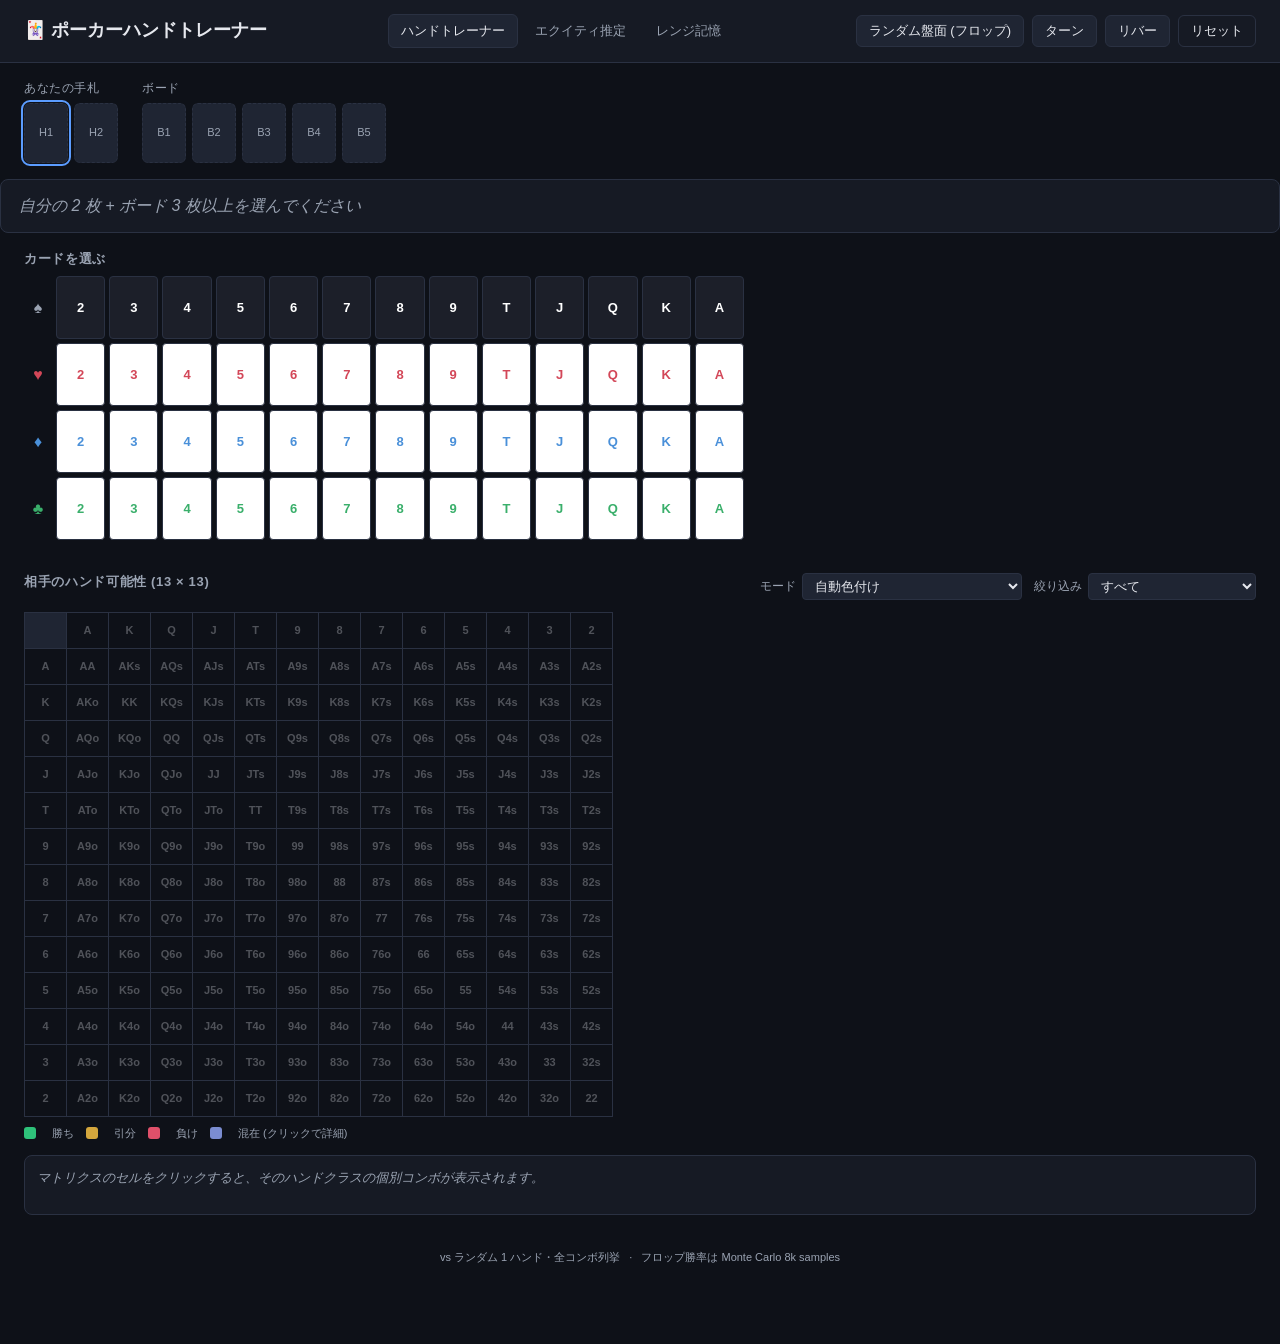
<file: index.html>
<!doctype html>
<html lang="ja">
  <head>
    <meta charset="utf-8" />
    <meta name="viewport" content="width=device-width, initial-scale=1" />
    <title>Poker Hand Trainer</title>
    <link rel="stylesheet" href="styles.css" />
  </head>
  <body>
    <header>
      <h1>🃏 ポーカーハンドトレーナー</h1>
      <nav class="nav">
        <a href="index.html" class="active">ハンドトレーナー</a>
        <a href="quiz.html">エクイティ推定</a>
        <a href="drill.html">レンジ記憶</a>
      </nav>
      <div class="actions">
        <button id="btn-random-flop">ランダム盤面 (フロップ)</button>
        <button id="btn-random-turn">ターン</button>
        <button id="btn-random-river">リバー</button>
        <button id="btn-reset" class="ghost">リセット</button>
      </div>
    </header>

    <section class="board-row">
      <div class="slot-group">
        <div class="slot-label">あなたの手札</div>
        <div class="slots" id="hero-slots"></div>
      </div>
      <div class="slot-group board">
        <div class="slot-label">ボード</div>
        <div class="slots" id="board-slots"></div>
      </div>
    </section>

    <section class="stats" id="stats">
      <div class="stats-empty">カードを 2 + 3 枚以上選んでください</div>
    </section>

    <section class="picker">
      <div class="section-title">カードを選ぶ</div>
      <div id="card-picker"></div>
    </section>

    <section class="matrix-section">
      <div class="section-header">
        <div class="section-title">相手のハンド可能性 (13 × 13)</div>
        <div class="controls">
          <label>
            モード
            <select id="mode-select">
              <option value="auto">自動色付け</option>
              <option value="mark">自分でマーク (クリックで開示)</option>
            </select>
          </label>
          <label>
            絞り込み
            <select id="filter-select">
              <option value="all">すべて</option>
              <option value="win">自分が勝つコンボ</option>
              <option value="lose">自分が負けるコンボ</option>
              <option value="tie">引分</option>
              <option value="cat-8">ストレートフラッシュ</option>
              <option value="cat-7">フォーカード</option>
              <option value="cat-6">フルハウス</option>
              <option value="cat-5">フラッシュ</option>
              <option value="cat-4">ストレート</option>
              <option value="cat-3">スリーカード</option>
              <option value="cat-2">ツーペア</option>
              <option value="cat-1">ワンペア</option>
              <option value="cat-0">ハイカード</option>
            </select>
          </label>
        </div>
      </div>

      <div class="matrix-wrap">
        <table id="matrix"></table>
        <div class="legend">
          <span class="lg lg-win"></span> 勝ち
          <span class="lg lg-tie"></span> 引分
          <span class="lg lg-lose"></span> 負け
          <span class="lg lg-mixed"></span> 混在 (クリックで詳細)
        </div>
      </div>

      <div class="combo-detail" id="combo-detail">
        <div class="hint">マトリクスのセルをクリックすると、そのハンドクラスの個別コンボが表示されます。</div>
      </div>
    </section>

    <footer>
      <span>vs ランダム 1 ハンド・全コンボ列挙</span>
      <span class="dot">·</span>
      <span>フロップ勝率は Monte Carlo 8k samples</span>
    </footer>

    <script type="module" src="src/app.js"></script>
  </body>
</html>
</file>
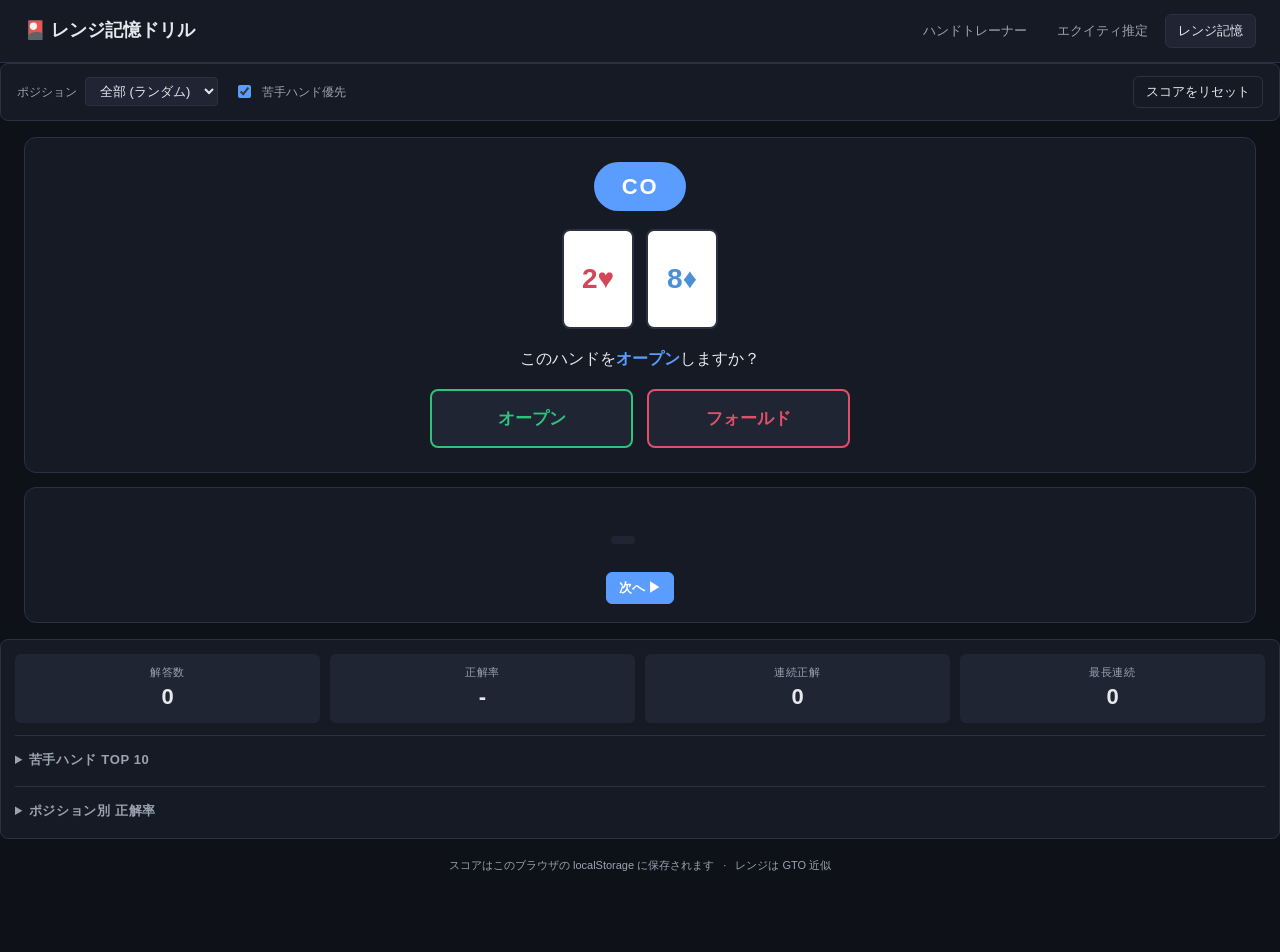
<file: drill.html>
<!doctype html>
<html lang="ja">
  <head>
    <meta charset="utf-8" />
    <meta name="viewport" content="width=device-width, initial-scale=1" />
    <title>レンジ記憶ドリル — Poker Trainer</title>
    <link rel="stylesheet" href="styles.css" />
  </head>
  <body>
    <header>
      <h1>🎴 レンジ記憶ドリル</h1>
      <nav class="nav">
        <a href="index.html">ハンドトレーナー</a>
        <a href="quiz.html">エクイティ推定</a>
        <a href="drill.html" class="active">レンジ記憶</a>
      </nav>
    </header>

    <section class="drill-bar">
      <label>
        ポジション
        <select id="pos-select">
          <option value="ALL">全部 (ランダム)</option>
          <option value="UTG_OPEN">UTG のみ</option>
          <option value="HJ_OPEN">HJ のみ</option>
          <option value="CO_OPEN">CO のみ</option>
          <option value="BTN_OPEN">BTN のみ</option>
          <option value="SB_OPEN">SB のみ</option>
        </select>
      </label>
      <label class="weight-toggle">
        <input type="checkbox" id="weight-toggle" checked />
        苦手ハンド優先
      </label>
      <button id="btn-reset-stats" class="ghost">スコアをリセット</button>
    </section>

    <section class="drill-main">
      <div class="drill-question">
        <div class="position-badge" id="position-badge">BTN</div>
        <div class="hand-display" id="hand-display"></div>
        <div class="question-text">このハンドを<strong>オープン</strong>しますか？</div>
        <div class="drill-buttons">
          <button id="btn-open" class="drill-btn open">オープン</button>
          <button id="btn-fold" class="drill-btn fold">フォールド</button>
        </div>
      </div>

      <div class="drill-result" id="drill-result" hidden>
        <div class="result-banner" id="result-banner"></div>
        <div class="result-info">
          <div class="hand-class-label">
            <span id="class-display"></span>
            <span class="result-verdict" id="verdict-display"></span>
          </div>
          <div class="result-note" id="result-note"></div>
        </div>
        <table class="range-mat drill-mat" id="drill-mat"></table>
        <button id="btn-next" class="primary">次へ ▶</button>
      </div>
    </section>

    <section class="stats-panel">
      <div class="stats-grid">
        <div class="stat-cell">
          <div class="stat-lbl">解答数</div>
          <div class="stat-val" id="stat-total">0</div>
        </div>
        <div class="stat-cell">
          <div class="stat-lbl">正解率</div>
          <div class="stat-val" id="stat-acc">-</div>
        </div>
        <div class="stat-cell">
          <div class="stat-lbl">連続正解</div>
          <div class="stat-val" id="stat-streak">0</div>
        </div>
        <div class="stat-cell">
          <div class="stat-lbl">最長連続</div>
          <div class="stat-val" id="stat-best">0</div>
        </div>
      </div>

      <details class="trouble-section">
        <summary>苦手ハンド TOP 10</summary>
        <table class="trouble-table" id="trouble-table"></table>
      </details>

      <details class="position-section">
        <summary>ポジション別 正解率</summary>
        <table class="position-table" id="position-table"></table>
      </details>
    </section>

    <footer>
      <span>スコアはこのブラウザの localStorage に保存されます</span>
      <span class="dot">·</span>
      <span>レンジは GTO 近似</span>
    </footer>

    <script type="module" src="src/drill.js"></script>
  </body>
</html>
</file>
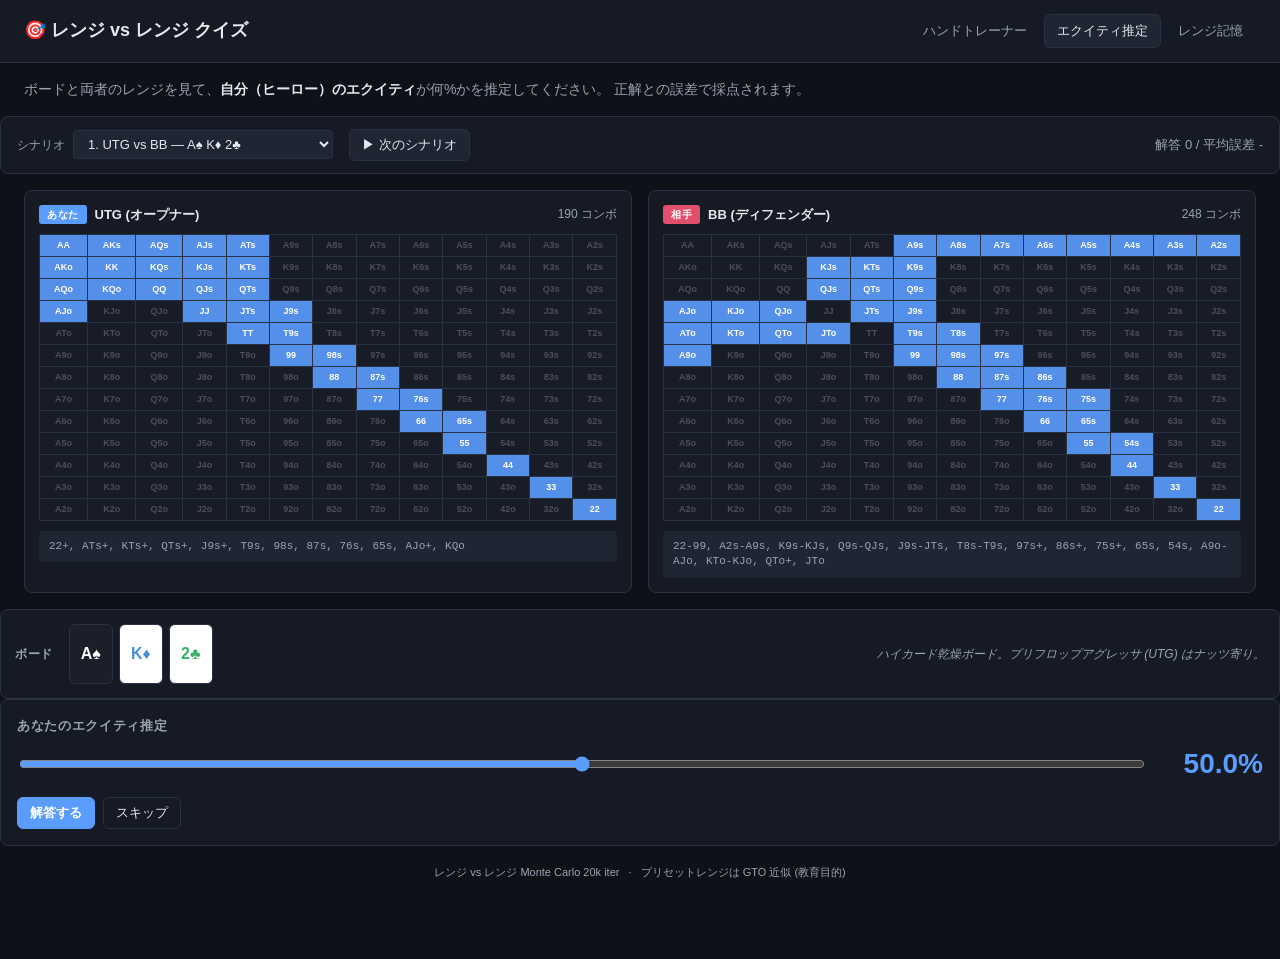
<file: quiz.html>
<!doctype html>
<html lang="ja">
  <head>
    <meta charset="utf-8" />
    <meta name="viewport" content="width=device-width, initial-scale=1" />
    <title>レンジ vs レンジ クイズ — Poker Trainer</title>
    <link rel="stylesheet" href="styles.css" />
  </head>
  <body>
    <header>
      <h1>🎯 レンジ vs レンジ クイズ</h1>
      <nav class="nav">
        <a href="index.html">ハンドトレーナー</a>
        <a href="quiz.html" class="active">エクイティ推定</a>
        <a href="drill.html">レンジ記憶</a>
      </nav>
    </header>

    <section class="quiz-intro">
      <p>
        ボードと両者のレンジを見て、<strong>自分（ヒーロー）のエクイティ</strong>が何%かを推定してください。
        正解との誤差で採点されます。
      </p>
    </section>

    <section class="scenario-bar">
      <label>
        シナリオ
        <select id="scenario-select"></select>
      </label>
      <button id="btn-next">▶ 次のシナリオ</button>
      <span class="score" id="score">解答 0 / 平均誤差 -</span>
    </section>

    <section class="quiz-main">
      <div class="quiz-card hero">
        <div class="quiz-card-header">
          <span class="role-tag hero-tag">あなた</span>
          <span id="hero-label" class="role-label"></span>
          <span id="hero-count" class="combo-count"></span>
        </div>
        <table class="range-mat" id="hero-mat"></table>
        <div class="range-notation" id="hero-notation"></div>
      </div>

      <div class="quiz-card villain">
        <div class="quiz-card-header">
          <span class="role-tag villain-tag">相手</span>
          <span id="villain-label" class="role-label"></span>
          <span id="villain-count" class="combo-count"></span>
        </div>
        <table class="range-mat" id="villain-mat"></table>
        <div class="range-notation" id="villain-notation"></div>
      </div>
    </section>

    <section class="board-display">
      <div class="board-label">ボード</div>
      <div class="board-cards" id="quiz-board"></div>
      <div class="scenario-note" id="scenario-note"></div>
    </section>

    <section class="estimate-section">
      <div class="section-title">あなたのエクイティ推定</div>
      <div class="estimate-row">
        <input type="range" id="estimate-slider" min="0" max="100" step="0.5" value="50" />
        <div class="estimate-val"><span id="estimate-display">50.0</span>%</div>
      </div>
      <div class="estimate-actions">
        <button id="btn-submit" class="primary">解答する</button>
        <button id="btn-skip" class="ghost">スキップ</button>
      </div>
    </section>

    <section class="result-section" id="result-section" hidden>
      <div class="result-grid">
        <div class="result-cell">
          <div class="result-lbl">あなたの推定</div>
          <div class="result-val" id="result-guess"></div>
        </div>
        <div class="result-cell">
          <div class="result-lbl">正解 (MC)</div>
          <div class="result-val" id="result-actual"></div>
        </div>
        <div class="result-cell">
          <div class="result-lbl">誤差</div>
          <div class="result-val" id="result-error"></div>
        </div>
        <div class="result-cell">
          <div class="result-lbl">評価</div>
          <div class="result-val" id="result-grade"></div>
        </div>
      </div>
      <div class="result-detail" id="result-detail"></div>
    </section>

    <footer>
      <span>レンジ vs レンジ Monte Carlo 20k iter</span>
      <span class="dot">·</span>
      <span>プリセットレンジは GTO 近似 (教育目的)</span>
    </footer>

    <script type="module" src="src/quiz.js"></script>
  </body>
</html>
</file>
<file: styles.css>
:root {
  --bg: #0e1118;
  --bg-2: #161a24;
  --bg-3: #1f2533;
  --border: #2a3142;
  --text: #e6e8ee;
  --text-dim: #9aa3b2;
  --accent: #5b9cff;
  --win: #2ec27a;
  --tie: #d4a73d;
  --lose: #e0506a;
  --mixed: #7b8dd1;
  --suit-s: #1c1f29;
  --suit-h: #d34758;
  --suit-d: #4a90d9;
  --suit-c: #3aaf6b;
}

* { box-sizing: border-box; }

body {
  margin: 0;
  font-family: -apple-system, BlinkMacSystemFont, 'Segoe UI', 'Hiragino Kaku Gothic ProN', 'Yu Gothic', sans-serif;
  background: var(--bg);
  color: var(--text);
  line-height: 1.5;
  padding-bottom: 60px;
}

header {
  display: flex;
  align-items: center;
  justify-content: space-between;
  padding: 14px 24px;
  border-bottom: 1px solid var(--border);
  background: var(--bg-2);
}

header h1 {
  margin: 0;
  font-size: 18px;
  font-weight: 600;
}

.actions { display: flex; gap: 8px; }

button {
  background: var(--bg-3);
  color: var(--text);
  border: 1px solid var(--border);
  border-radius: 6px;
  padding: 6px 12px;
  font-size: 13px;
  cursor: pointer;
  font-family: inherit;
}
button:hover { background: #262c3c; }
button.ghost { background: transparent; }

section { padding: 16px 24px; max-width: 1280px; margin: 0 auto; }

.section-title {
  font-size: 13px;
  font-weight: 600;
  color: var(--text-dim);
  text-transform: uppercase;
  letter-spacing: 0.05em;
  margin-bottom: 8px;
}

/* slots */
.board-row {
  display: flex;
  gap: 24px;
  flex-wrap: wrap;
}
.slot-group { display: flex; flex-direction: column; gap: 6px; }
.slot-label {
  font-size: 12px;
  color: var(--text-dim);
  text-transform: uppercase;
  letter-spacing: 0.05em;
}
.slots { display: flex; gap: 6px; }

.slot, .card {
  width: 44px;
  height: 60px;
  border-radius: 6px;
  display: flex;
  align-items: center;
  justify-content: center;
  font-weight: 600;
  font-size: 16px;
  cursor: pointer;
  user-select: none;
  border: 1px solid var(--border);
  background: var(--bg-3);
}
.slot {
  border-style: dashed;
  color: var(--text-dim);
  font-size: 11px;
  font-weight: 400;
}
.slot.filled { border-style: solid; }
.slot.active { outline: 2px solid var(--accent); outline-offset: 1px; }

.card.s { background: #1c1f29; color: #fff; }
.card.h { background: #fff; color: var(--suit-h); }
.card.d { background: #fff; color: var(--suit-d); }
.card.c { background: #fff; color: var(--suit-c); }

/* stats */
.stats {
  background: var(--bg-2);
  border: 1px solid var(--border);
  border-radius: 8px;
  padding: 14px 18px;
  display: flex;
  gap: 24px;
  flex-wrap: wrap;
  align-items: center;
}
.stats-empty { color: var(--text-dim); font-style: italic; }
.stat { display: flex; flex-direction: column; gap: 2px; }
.stat .lbl { font-size: 11px; color: var(--text-dim); text-transform: uppercase; letter-spacing: 0.05em; }
.stat .val { font-size: 20px; font-weight: 600; }
.stat .val.big { font-size: 26px; }
.stat .sub { font-size: 11px; color: var(--text-dim); }
.divider { width: 1px; background: var(--border); align-self: stretch; }

/* picker */
.picker #card-picker { display: grid; grid-template-columns: 28px repeat(13, 1fr); gap: 4px; max-width: 720px; }
.picker .pick-suit-label {
  display: flex; align-items: center; justify-content: center;
  font-size: 16px; color: var(--text-dim);
}
.picker .pick-suit-label.h { color: var(--suit-h); }
.picker .pick-suit-label.d { color: var(--suit-d); }
.picker .pick-suit-label.c { color: var(--suit-c); }

.pick-cell {
  aspect-ratio: 0.78;
  border-radius: 4px;
  display: flex;
  align-items: center;
  justify-content: center;
  cursor: pointer;
  font-weight: 600;
  font-size: 13px;
  user-select: none;
  border: 1px solid var(--border);
}
.pick-cell.s { background: #1c1f29; color: #fff; }
.pick-cell.h { background: #fff; color: var(--suit-h); }
.pick-cell.d { background: #fff; color: var(--suit-d); }
.pick-cell.c { background: #fff; color: var(--suit-c); }
.pick-cell.used { opacity: 0.22; cursor: not-allowed; }
.pick-cell:hover:not(.used) { outline: 2px solid var(--accent); }

/* matrix */
.section-header { display: flex; justify-content: space-between; align-items: center; flex-wrap: wrap; gap: 8px; }
.controls { display: flex; gap: 12px; align-items: center; }
.controls label { font-size: 12px; color: var(--text-dim); display: inline-flex; align-items: center; gap: 6px; }
.controls select {
  background: var(--bg-3);
  color: var(--text);
  border: 1px solid var(--border);
  border-radius: 4px;
  padding: 4px 8px;
  font-family: inherit;
  font-size: 13px;
}

.matrix-wrap { margin-top: 12px; }
#matrix { border-collapse: collapse; font-size: 11px; }
#matrix td {
  width: 42px;
  height: 36px;
  text-align: center;
  border: 1px solid var(--border);
  background: var(--bg-3);
  cursor: pointer;
  position: relative;
  font-weight: 600;
}
#matrix td.empty { background: transparent; cursor: default; opacity: 0.3; }
#matrix td .pct { font-size: 9px; font-weight: 400; opacity: 0.75; display: block; }
#matrix td.hidden-color {
  background: var(--bg-3) !important;
  color: var(--text-dim);
}
#matrix td.hidden-color .pct { display: none; }
#matrix td.hidden-color::after {
  content: '?';
  position: absolute;
  inset: 0;
  display: flex;
  align-items: center;
  justify-content: center;
  font-size: 14px;
  color: var(--text-dim);
  pointer-events: none;
}
#matrix td.selected { outline: 2px solid var(--accent); outline-offset: -2px; }

.legend { display: flex; gap: 12px; align-items: center; margin-top: 8px; font-size: 11px; color: var(--text-dim); }
.lg { display: inline-block; width: 12px; height: 12px; border-radius: 3px; vertical-align: middle; margin-right: 4px; }
.lg-win { background: var(--win); }
.lg-tie { background: var(--tie); }
.lg-lose { background: var(--lose); }
.lg-mixed { background: var(--mixed); }

/* combo detail */
.combo-detail {
  margin-top: 14px;
  background: var(--bg-2);
  border: 1px solid var(--border);
  border-radius: 8px;
  padding: 12px;
  min-height: 60px;
}
.combo-detail .hint { color: var(--text-dim); font-style: italic; font-size: 13px; }
.combo-detail h3 { margin: 0 0 8px; font-size: 14px; }
.combo-list { display: flex; flex-wrap: wrap; gap: 8px; }
.combo-item {
  display: flex; gap: 4px; align-items: center;
  padding: 4px 8px;
  border-radius: 4px;
  background: var(--bg-3);
  border-left: 4px solid var(--border);
  font-size: 12px;
}
.combo-item.win { border-left-color: var(--win); }
.combo-item.tie { border-left-color: var(--tie); }
.combo-item.lose { border-left-color: var(--lose); }
.combo-item .mini-card {
  display: inline-block;
  width: 24px; height: 32px;
  border-radius: 3px;
  border: 1px solid var(--border);
  display: inline-flex; align-items: center; justify-content: center;
  font-size: 11px; font-weight: 600;
}
.combo-item .mini-card.s { background: #1c1f29; color: #fff; }
.combo-item .mini-card.h { background: #fff; color: var(--suit-h); }
.combo-item .mini-card.d { background: #fff; color: var(--suit-d); }
.combo-item .mini-card.c { background: #fff; color: var(--suit-c); }
.combo-item .eval-text { color: var(--text-dim); font-size: 11px; margin-left: 4px; }

footer {
  text-align: center;
  color: var(--text-dim);
  font-size: 11px;
  padding: 18px;
}
.dot { margin: 0 6px; }

@media (max-width: 720px) {
  section { padding: 12px; }
  header { padding: 10px 12px; }
  header h1 { font-size: 16px; }
  .picker #card-picker { grid-template-columns: 20px repeat(13, 1fr); }
  #matrix td { width: 28px; height: 28px; font-size: 10px; }
  #matrix td .pct { font-size: 8px; }
}

/* ---- nav ---- */
.nav {
  display: flex;
  gap: 4px;
}
.nav a {
  color: var(--text-dim);
  text-decoration: none;
  padding: 6px 12px;
  border-radius: 6px;
  font-size: 13px;
  border: 1px solid transparent;
}
.nav a:hover { background: var(--bg-3); color: var(--text); }
.nav a.active {
  background: var(--bg-3);
  color: var(--text);
  border-color: var(--border);
}

/* ---- quiz page ---- */
.quiz-intro {
  color: var(--text-dim);
  font-size: 14px;
}
.quiz-intro p { margin: 0; }
.quiz-intro strong { color: var(--text); }

.scenario-bar {
  display: flex;
  align-items: center;
  gap: 16px;
  flex-wrap: wrap;
  background: var(--bg-2);
  border: 1px solid var(--border);
  border-radius: 8px;
  padding: 12px 16px;
}
.scenario-bar label {
  font-size: 12px;
  color: var(--text-dim);
  display: inline-flex;
  align-items: center;
  gap: 8px;
}
.scenario-bar select {
  background: var(--bg-3);
  color: var(--text);
  border: 1px solid var(--border);
  border-radius: 4px;
  padding: 5px 10px;
  font-family: inherit;
  font-size: 13px;
  min-width: 260px;
}
.scenario-bar .score {
  margin-left: auto;
  font-size: 13px;
  color: var(--text-dim);
}

.quiz-main {
  display: grid;
  grid-template-columns: 1fr 1fr;
  gap: 16px;
}
.quiz-card {
  background: var(--bg-2);
  border: 1px solid var(--border);
  border-radius: 8px;
  padding: 14px;
}
.quiz-card-header {
  display: flex;
  align-items: center;
  gap: 8px;
  margin-bottom: 10px;
  font-size: 13px;
}
.role-tag {
  font-size: 10px;
  font-weight: 700;
  padding: 2px 8px;
  border-radius: 3px;
  letter-spacing: 0.05em;
}
.hero-tag { background: var(--accent); color: #fff; }
.villain-tag { background: var(--lose); color: #fff; }
.role-label { font-weight: 600; color: var(--text); }
.combo-count { margin-left: auto; color: var(--text-dim); font-size: 12px; }

.range-mat { border-collapse: collapse; font-size: 9px; width: 100%; }
.range-mat td {
  border: 1px solid var(--border);
  padding: 0;
  height: 22px;
  text-align: center;
  font-weight: 600;
  color: var(--text);
  background: var(--bg-3);
}
.range-mat td.off { opacity: 0.25; }

.range-notation {
  margin-top: 10px;
  padding: 8px 10px;
  background: var(--bg-3);
  border-radius: 4px;
  font-size: 11px;
  color: var(--text-dim);
  font-family: 'SF Mono', 'Consolas', monospace;
  line-height: 1.4;
}

.board-display {
  background: var(--bg-2);
  border: 1px solid var(--border);
  border-radius: 8px;
  padding: 14px;
  display: flex;
  align-items: center;
  gap: 16px;
  flex-wrap: wrap;
}
.board-label {
  font-size: 12px;
  color: var(--text-dim);
  text-transform: uppercase;
  letter-spacing: 0.05em;
  font-weight: 600;
}
.board-cards { display: flex; gap: 6px; }
.board-card {
  width: 44px;
  height: 60px;
  border-radius: 6px;
  display: flex;
  align-items: center;
  justify-content: center;
  font-weight: 700;
  font-size: 16px;
  border: 1px solid var(--border);
}
.scenario-note {
  margin-left: auto;
  font-size: 12px;
  color: var(--text-dim);
  font-style: italic;
  max-width: 50%;
}

.estimate-section {
  background: var(--bg-2);
  border: 1px solid var(--border);
  border-radius: 8px;
  padding: 16px;
}
.estimate-row {
  display: flex;
  align-items: center;
  gap: 16px;
  margin-bottom: 12px;
}
#estimate-slider {
  flex: 1;
  accent-color: var(--accent);
}
.estimate-val {
  font-size: 28px;
  font-weight: 700;
  color: var(--accent);
  min-width: 100px;
  text-align: right;
}
.estimate-actions { display: flex; gap: 8px; }
button.primary {
  background: var(--accent);
  color: #fff;
  border-color: var(--accent);
  font-weight: 600;
}
button.primary:hover { filter: brightness(1.1); background: var(--accent); }
button.primary:disabled { opacity: 0.6; cursor: not-allowed; }

.result-section {
  background: var(--bg-2);
  border: 1px solid var(--border);
  border-radius: 8px;
  padding: 16px;
}
.result-grid {
  display: grid;
  grid-template-columns: repeat(4, 1fr);
  gap: 12px;
  margin-bottom: 12px;
}
.result-cell {
  background: var(--bg-3);
  border-radius: 6px;
  padding: 10px 12px;
  text-align: center;
}
.result-lbl {
  font-size: 11px;
  color: var(--text-dim);
  text-transform: uppercase;
  letter-spacing: 0.05em;
  margin-bottom: 4px;
}
.result-val { font-size: 22px; font-weight: 700; }
.result-detail { color: var(--text-dim); font-size: 13px; }
.result-line { margin-bottom: 4px; }
.result-line.muted { color: var(--text-dim); font-size: 11px; }

@media (max-width: 720px) {
  .quiz-main { grid-template-columns: 1fr; }
  .result-grid { grid-template-columns: repeat(2, 1fr); }
  .scenario-note { max-width: 100%; margin-left: 0; }
}

/* ---- mobile-first refinements for quiz ---- */
@media (max-width: 720px) {
  header {
    flex-wrap: wrap;
    gap: 8px;
  }
  header h1 { flex-basis: 100%; }
  .nav { width: 100%; }
  .nav a { flex: 1; text-align: center; }

  .scenario-bar { padding: 10px 12px; gap: 10px; }
  .scenario-bar label { width: 100%; }
  .scenario-bar select { min-width: 0; width: 100%; flex: 1; }
  .scenario-bar .score { margin-left: 0; }
  #btn-next { width: 100%; }

  .quiz-card { padding: 10px; }
  .quiz-card-header { font-size: 12px; flex-wrap: wrap; }
  .combo-count { margin-left: 0; }

  /* Range matrix: use percent widths so it always fits the viewport. */
  .range-mat { table-layout: fixed; }
  .range-mat td {
    font-size: 9px;
    height: 26px;
    padding: 0;
    width: calc(100% / 13);
    line-height: 1;
  }

  .range-notation { font-size: 10px; padding: 6px 8px; }

  .board-display { gap: 10px; padding: 10px; }
  .board-card { width: 38px; height: 52px; font-size: 14px; }

  .estimate-section { padding: 12px; }
  .estimate-row { flex-direction: column; gap: 8px; align-items: stretch; }
  .estimate-val { text-align: center; font-size: 32px; min-width: 0; }
  /* Bigger slider thumb for touch */
  #estimate-slider {
    width: 100%;
    height: 32px;
    -webkit-appearance: none;
    appearance: none;
    background: transparent;
  }
  #estimate-slider::-webkit-slider-runnable-track {
    height: 8px;
    background: var(--bg-3);
    border-radius: 4px;
    border: 1px solid var(--border);
  }
  #estimate-slider::-moz-range-track {
    height: 8px;
    background: var(--bg-3);
    border-radius: 4px;
    border: 1px solid var(--border);
  }
  #estimate-slider::-webkit-slider-thumb {
    -webkit-appearance: none;
    width: 28px;
    height: 28px;
    border-radius: 50%;
    background: var(--accent);
    margin-top: -11px;
    border: 2px solid #fff;
    box-shadow: 0 2px 6px rgba(0, 0, 0, 0.4);
  }
  #estimate-slider::-moz-range-thumb {
    width: 28px;
    height: 28px;
    border-radius: 50%;
    background: var(--accent);
    border: 2px solid #fff;
    box-shadow: 0 2px 6px rgba(0, 0, 0, 0.4);
  }

  .estimate-actions { flex-direction: column; }
  .estimate-actions button { width: 100%; padding: 12px; font-size: 15px; }

  .result-section { padding: 12px; }
  .result-val { font-size: 18px; }
  .result-lbl { font-size: 10px; }
}

/* very small phones */
@media (max-width: 380px) {
  header h1 { font-size: 14px; }
  .range-mat td { font-size: 8px; height: 22px; }
  .board-card { width: 32px; height: 44px; font-size: 12px; }
}

/* ---- drill page ---- */
.drill-bar {
  display: flex;
  align-items: center;
  gap: 16px;
  flex-wrap: wrap;
  background: var(--bg-2);
  border: 1px solid var(--border);
  border-radius: 8px;
  padding: 12px 16px;
}
.drill-bar label {
  font-size: 12px;
  color: var(--text-dim);
  display: inline-flex;
  align-items: center;
  gap: 8px;
}
.drill-bar select {
  background: var(--bg-3);
  color: var(--text);
  border: 1px solid var(--border);
  border-radius: 4px;
  padding: 5px 10px;
  font-family: inherit;
  font-size: 13px;
}
.weight-toggle input { accent-color: var(--accent); }
.drill-bar #btn-reset-stats { margin-left: auto; }

.drill-main {
  display: flex;
  flex-direction: column;
  gap: 14px;
}

.drill-question {
  background: var(--bg-2);
  border: 1px solid var(--border);
  border-radius: 12px;
  padding: 24px;
  text-align: center;
  display: flex;
  flex-direction: column;
  align-items: center;
  gap: 18px;
}
.position-badge {
  background: var(--accent);
  color: #fff;
  padding: 8px 28px;
  border-radius: 999px;
  font-size: 22px;
  font-weight: 700;
  letter-spacing: 0.08em;
}
.hand-display {
  display: flex;
  gap: 12px;
}
.drill-card {
  width: 72px;
  height: 100px;
  font-size: 28px;
  border-radius: 8px;
  border: 2px solid var(--border);
  display: flex;
  align-items: center;
  justify-content: center;
  font-weight: 700;
}
.question-text {
  font-size: 16px;
  color: var(--text);
}
.question-text strong { color: var(--accent); }
.drill-buttons { display: flex; gap: 14px; width: 100%; max-width: 420px; }
.drill-btn {
  flex: 1;
  padding: 16px;
  font-size: 17px;
  font-weight: 700;
  border-radius: 8px;
  cursor: pointer;
  border: 2px solid var(--border);
  background: var(--bg-3);
  color: var(--text);
}
.drill-btn:disabled { opacity: 0.5; cursor: not-allowed; }
.drill-btn.open { border-color: var(--win); color: var(--win); }
.drill-btn.open:hover:not(:disabled) { background: var(--win); color: #fff; }
.drill-btn.fold { border-color: var(--lose); color: var(--lose); }
.drill-btn.fold:hover:not(:disabled) { background: var(--lose); color: #fff; }

.drill-result {
  background: var(--bg-2);
  border: 1px solid var(--border);
  border-radius: 12px;
  padding: 18px;
  display: flex;
  flex-direction: column;
  gap: 14px;
  align-items: center;
}
.result-banner {
  font-size: 24px;
  font-weight: 700;
  padding: 8px 24px;
  border-radius: 6px;
}
.result-banner.correct { color: var(--win); }
.result-banner.wrong { color: var(--lose); }
.hand-class-label {
  font-size: 16px;
  display: flex;
  gap: 10px;
  align-items: center;
}
.hand-class-label #class-display {
  font-weight: 700;
  font-size: 20px;
  padding: 4px 12px;
  background: var(--bg-3);
  border-radius: 4px;
}
.result-verdict {
  font-weight: 700;
  padding: 4px 12px;
  border-radius: 4px;
}
.result-verdict.verdict-open { color: var(--win); background: rgba(46, 194, 122, 0.15); }
.result-verdict.verdict-fold { color: var(--lose); background: rgba(224, 80, 106, 0.15); }
.result-note { color: var(--text-dim); font-size: 13px; text-align: center; max-width: 560px; }

.drill-mat { border-collapse: collapse; }
.drill-mat td {
  border: 1px solid var(--border);
  width: 30px;
  height: 26px;
  text-align: center;
  background: var(--bg-3);
  font-size: 9px;
  font-weight: 600;
  color: var(--text);
}
.drill-mat td.off { opacity: 0.25; }
.drill-mat td.current-hand {
  outline: 3px solid var(--tie);
  outline-offset: -2px;
  z-index: 1;
  position: relative;
}

.stats-panel {
  background: var(--bg-2);
  border: 1px solid var(--border);
  border-radius: 8px;
  padding: 14px;
  display: flex;
  flex-direction: column;
  gap: 12px;
}
.stats-grid {
  display: grid;
  grid-template-columns: repeat(4, 1fr);
  gap: 10px;
}
.stat-cell {
  background: var(--bg-3);
  border-radius: 6px;
  padding: 10px;
  text-align: center;
}
.stat-lbl {
  font-size: 11px;
  color: var(--text-dim);
  text-transform: uppercase;
  letter-spacing: 0.05em;
}
.stat-val { font-size: 22px; font-weight: 700; color: var(--text); }

.trouble-section, .position-section {
  border-top: 1px solid var(--border);
  padding-top: 10px;
}
.trouble-section summary, .position-section summary {
  cursor: pointer;
  font-size: 13px;
  color: var(--text-dim);
  font-weight: 600;
  text-transform: uppercase;
  letter-spacing: 0.05em;
  padding: 4px 0;
}
.trouble-table, .position-table {
  width: 100%;
  margin-top: 8px;
  font-size: 12px;
  border-collapse: collapse;
}
.trouble-table th, .position-table th {
  text-align: left;
  font-weight: 600;
  color: var(--text-dim);
  font-size: 11px;
  text-transform: uppercase;
  border-bottom: 1px solid var(--border);
  padding: 6px 4px;
}
.trouble-table td, .position-table td {
  padding: 6px 4px;
  border-bottom: 1px solid var(--bg-3);
}
.trouble-table .muted { color: var(--text-dim); text-align: center; font-style: italic; }

@media (max-width: 720px) {
  .drill-bar { flex-direction: column; align-items: stretch; }
  .drill-bar label { justify-content: space-between; }
  .drill-bar select { width: 100%; }
  .drill-bar #btn-reset-stats { margin-left: 0; width: 100%; }

  .drill-card { width: 56px; height: 80px; font-size: 22px; }
  .position-badge { font-size: 18px; padding: 6px 22px; }
  .drill-buttons { max-width: none; }
  .drill-btn { padding: 14px; font-size: 16px; }

  .drill-mat td { width: 22px; height: 22px; font-size: 8px; }
  .stats-grid { grid-template-columns: repeat(2, 1fr); }
}
</file>
